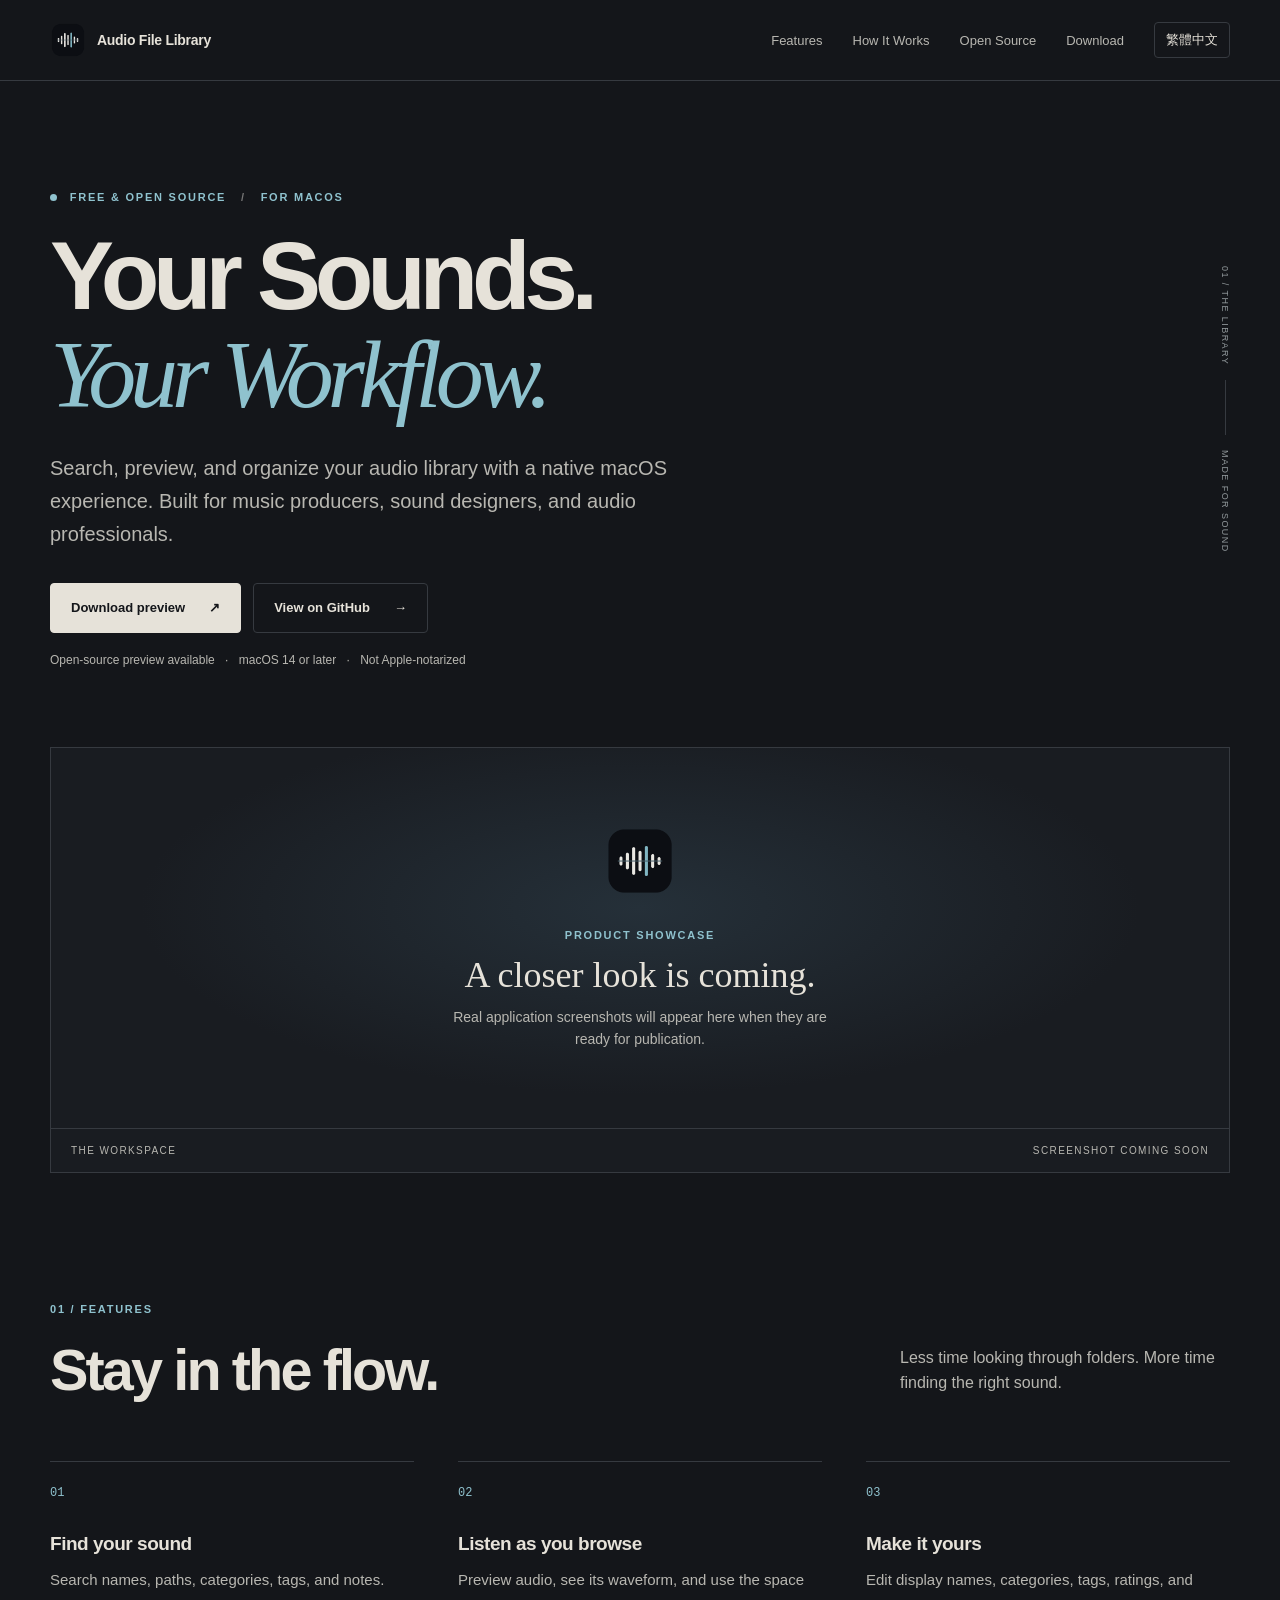
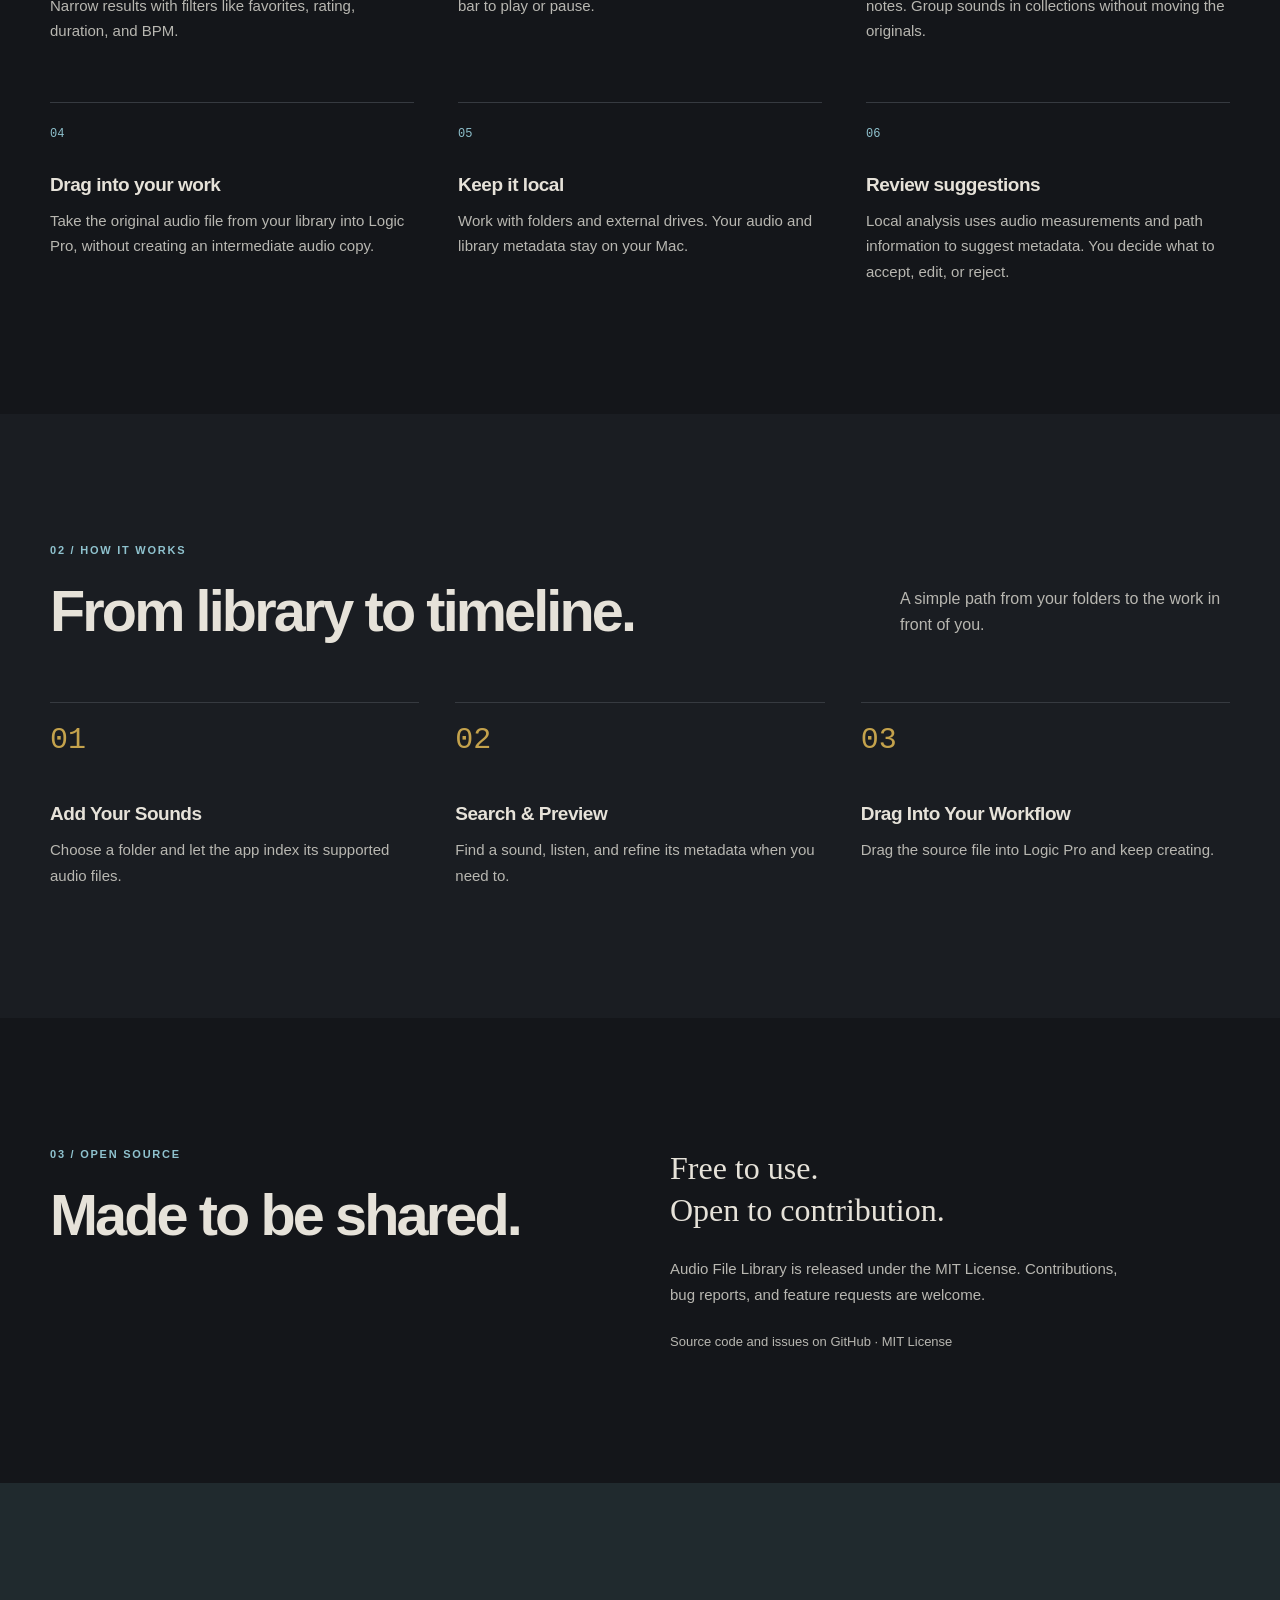
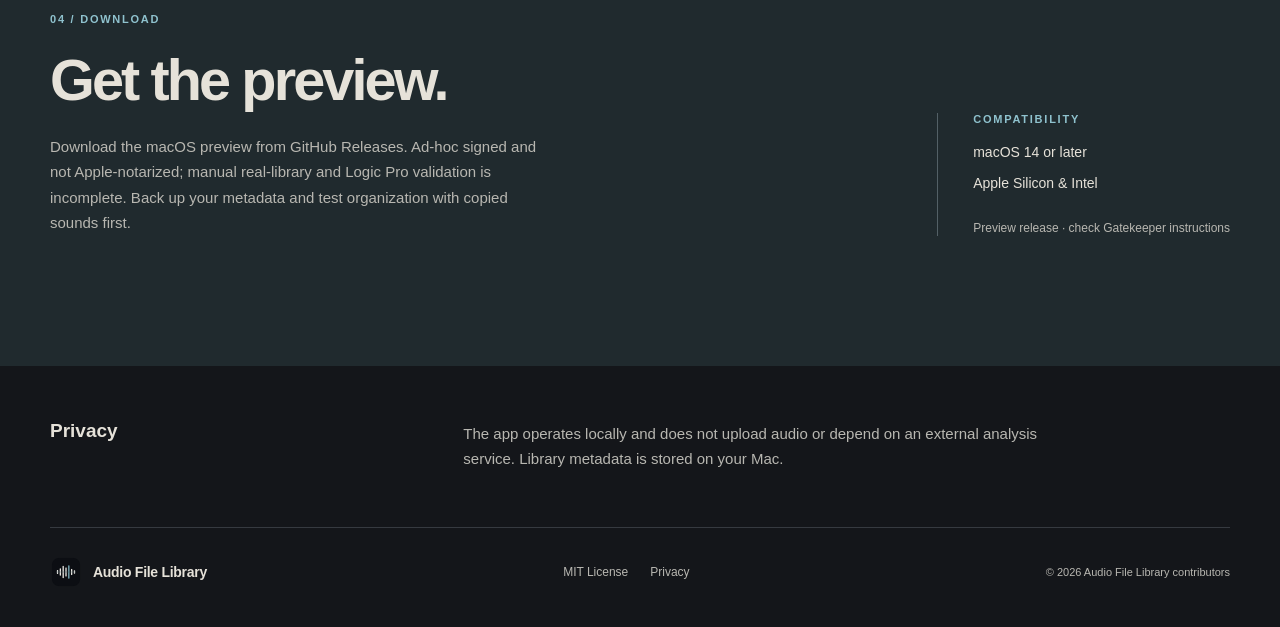
<file: website/index.html>
<!doctype html>
<html lang="en">
<head>
  <meta charset="utf-8">
  <meta name="viewport" content="width=device-width, initial-scale=1">
  <meta name="theme-color" content="#14161a">
  <meta name="description" content="Audio File Library is a free and open source audio library manager for macOS. Search, preview, and organize sounds locally.">
  <meta property="og:type" content="website">
  <meta property="og:title" content="Audio File Library — Your Sounds. Your Workflow.">
  <meta property="og:description" content="A native, local-first audio library manager for macOS.">
  <meta property="og:image" content="assets/app-icon.png">
  <title>Audio File Library — Your Sounds. Your Workflow.</title>
  <link rel="icon" type="image/png" href="assets/app-icon.png">
  <link rel="stylesheet" href="css/style.css">
  <script src="js/site.js" defer></script>
</head>
<body>
  <a class="skip-link" href="#main">Skip to content</a>
  <header class="site-header">
    <nav class="nav wrap" aria-label="Main navigation">
      <a class="brand" href="#top"><img src="assets/app-icon.png" alt="" width="36" height="36"><span>Audio File Library</span></a>
      <div class="nav-links"><a href="#features">Features</a><a href="#how-it-works">How It Works</a><a href="#open-source">Open Source</a><a href="#download">Download</a><a class="language-switch" href="zh-hant.html" lang="zh-Hant" aria-label="切換至繁體中文">繁體中文</a></div>
    </nav>
  </header>
  <main id="main">
    <section class="hero wrap" id="top" aria-labelledby="hero-title">
      <div class="hero-copy">
        <p class="eyebrow"><span class="status-dot"></span> FREE &amp; OPEN SOURCE <span class="divider">/</span> FOR MACOS</p>
        <h1 id="hero-title">Your Sounds.<br><em>Your Workflow.</em></h1>
        <p class="hero-lede">Search, preview, and organize your audio library with a native macOS experience. Built for music producers, sound designers, and audio professionals.</p>
        <div class="hero-actions"><a class="button primary" href="https://github.com/Manfredsun/audio-file-library/releases" rel="noopener noreferrer">Download preview <span aria-hidden="true">↗</span></a><a class="button secondary" href="https://github.com/Manfredsun/audio-file-library" rel="noopener noreferrer">View on GitHub <span aria-hidden="true">→</span></a></div>
        <p class="availability">Open-source preview available <span>·</span> macOS 14 or later <span>·</span> Not Apple-notarized</p>
      </div>
      <div class="hero-aside" aria-hidden="true"><span>01 / THE LIBRARY</span><span class="aside-line"></span><span>MADE FOR SOUND</span></div>
      <figure class="showcase" aria-labelledby="showcase-label">
        <div class="showcase-inner"><div class="showcase-mark" aria-hidden="true"><img src="assets/app-icon.png" alt="" width="72" height="72"></div><p class="eyebrow">PRODUCT SHOWCASE</p><p class="showcase-title" id="showcase-label">A closer look is coming.</p><p>Real application screenshots will appear here when they are ready for publication.</p></div>
        <figcaption><span>THE WORKSPACE</span><span>SCREENSHOT COMING SOON</span></figcaption>
      </figure>
    </section>
    <section class="section wrap" id="features" aria-labelledby="features-title">
      <div class="section-heading"><div><p class="eyebrow">01 / FEATURES</p><h2 id="features-title">Stay in the flow.</h2></div><p>Less time looking through folders. More time finding the right sound.</p></div>
      <div class="feature-grid">
        <article><span class="feature-number">01</span><h3>Find your sound</h3><p>Search names, paths, categories, tags, and notes. Narrow results with filters like favorites, rating, duration, and BPM.</p></article>
        <article><span class="feature-number">02</span><h3>Listen as you browse</h3><p>Preview audio, see its waveform, and use the space bar to play or pause.</p></article>
        <article><span class="feature-number">03</span><h3>Make it yours</h3><p>Edit display names, categories, tags, ratings, and notes. Group sounds in collections without moving the originals.</p></article>
        <article><span class="feature-number">04</span><h3>Drag into your work</h3><p>Take the original audio file from your library into Logic Pro, without creating an intermediate audio copy.</p></article>
        <article><span class="feature-number">05</span><h3>Keep it local</h3><p>Work with folders and external drives. Your audio and library metadata stay on your Mac.</p></article>
        <article><span class="feature-number">06</span><h3>Review suggestions</h3><p>Local analysis uses audio measurements and path information to suggest metadata. You decide what to accept, edit, or reject.</p></article>
      </div>
    </section>
    <section class="section section-tint" id="how-it-works" aria-labelledby="how-title"><div class="wrap">
      <div class="section-heading"><div><p class="eyebrow">02 / HOW IT WORKS</p><h2 id="how-title">From library to timeline.</h2></div><p>A simple path from your folders to the work in front of you.</p></div>
      <div class="steps"><article><span>01</span><h3>Add Your Sounds</h3><p>Choose a folder and let the app index its supported audio files.</p></article><article><span>02</span><h3>Search &amp; Preview</h3><p>Find a sound, listen, and refine its metadata when you need to.</p></article><article><span>03</span><h3>Drag Into Your Workflow</h3><p>Drag the source file into Logic Pro and keep creating.</p></article></div>
    </div></section>
    <section class="section wrap split" id="open-source" aria-labelledby="open-title"><div><p class="eyebrow">03 / OPEN SOURCE</p><h2 id="open-title">Made to be shared.</h2></div><div class="split-copy"><p class="large-copy">Free to use.<br>Open to contribution.</p><p>Audio File Library is released under the MIT License. Contributions, bug reports, and feature requests are welcome.</p><p class="quiet"><a href="https://github.com/Manfredsun/audio-file-library">Source code and issues on GitHub</a> · <a href="https://github.com/Manfredsun/audio-file-library/blob/main/LICENSE">MIT License</a></p></div></section>
    <section class="section download-section" id="download" aria-labelledby="download-title"><div class="wrap download-inner"><div><p class="eyebrow">04 / DOWNLOAD</p><h2 id="download-title">Get the preview.</h2><p><a href="https://github.com/Manfredsun/audio-file-library/releases">Download the macOS preview from GitHub Releases</a>. Ad-hoc signed and not Apple-notarized; manual real-library and Logic Pro validation is incomplete. Back up your metadata and test organization with copied sounds first.</p></div><div class="requirements"><p class="eyebrow">COMPATIBILITY</p><p>macOS 14 or later</p><p>Apple Silicon &amp; Intel</p><span>Preview release · check Gatekeeper instructions</span></div></div></section>
    <section class="privacy wrap" id="privacy"><h2>Privacy</h2><p>The app operates locally and does not upload audio or depend on an external analysis service. Library metadata is stored on your Mac.</p></section>
  </main>
  <footer class="wrap footer"><div class="brand footer-brand"><img src="assets/app-icon.png" alt="" width="32" height="32"><span>Audio File Library</span></div><div class="footer-links"><a href="https://github.com/Manfredsun/audio-file-library/blob/main/LICENSE">MIT License</a><a href="#privacy">Privacy</a></div><p>© 2026 Audio File Library contributors</p></footer>
</body>
</html>
</file>
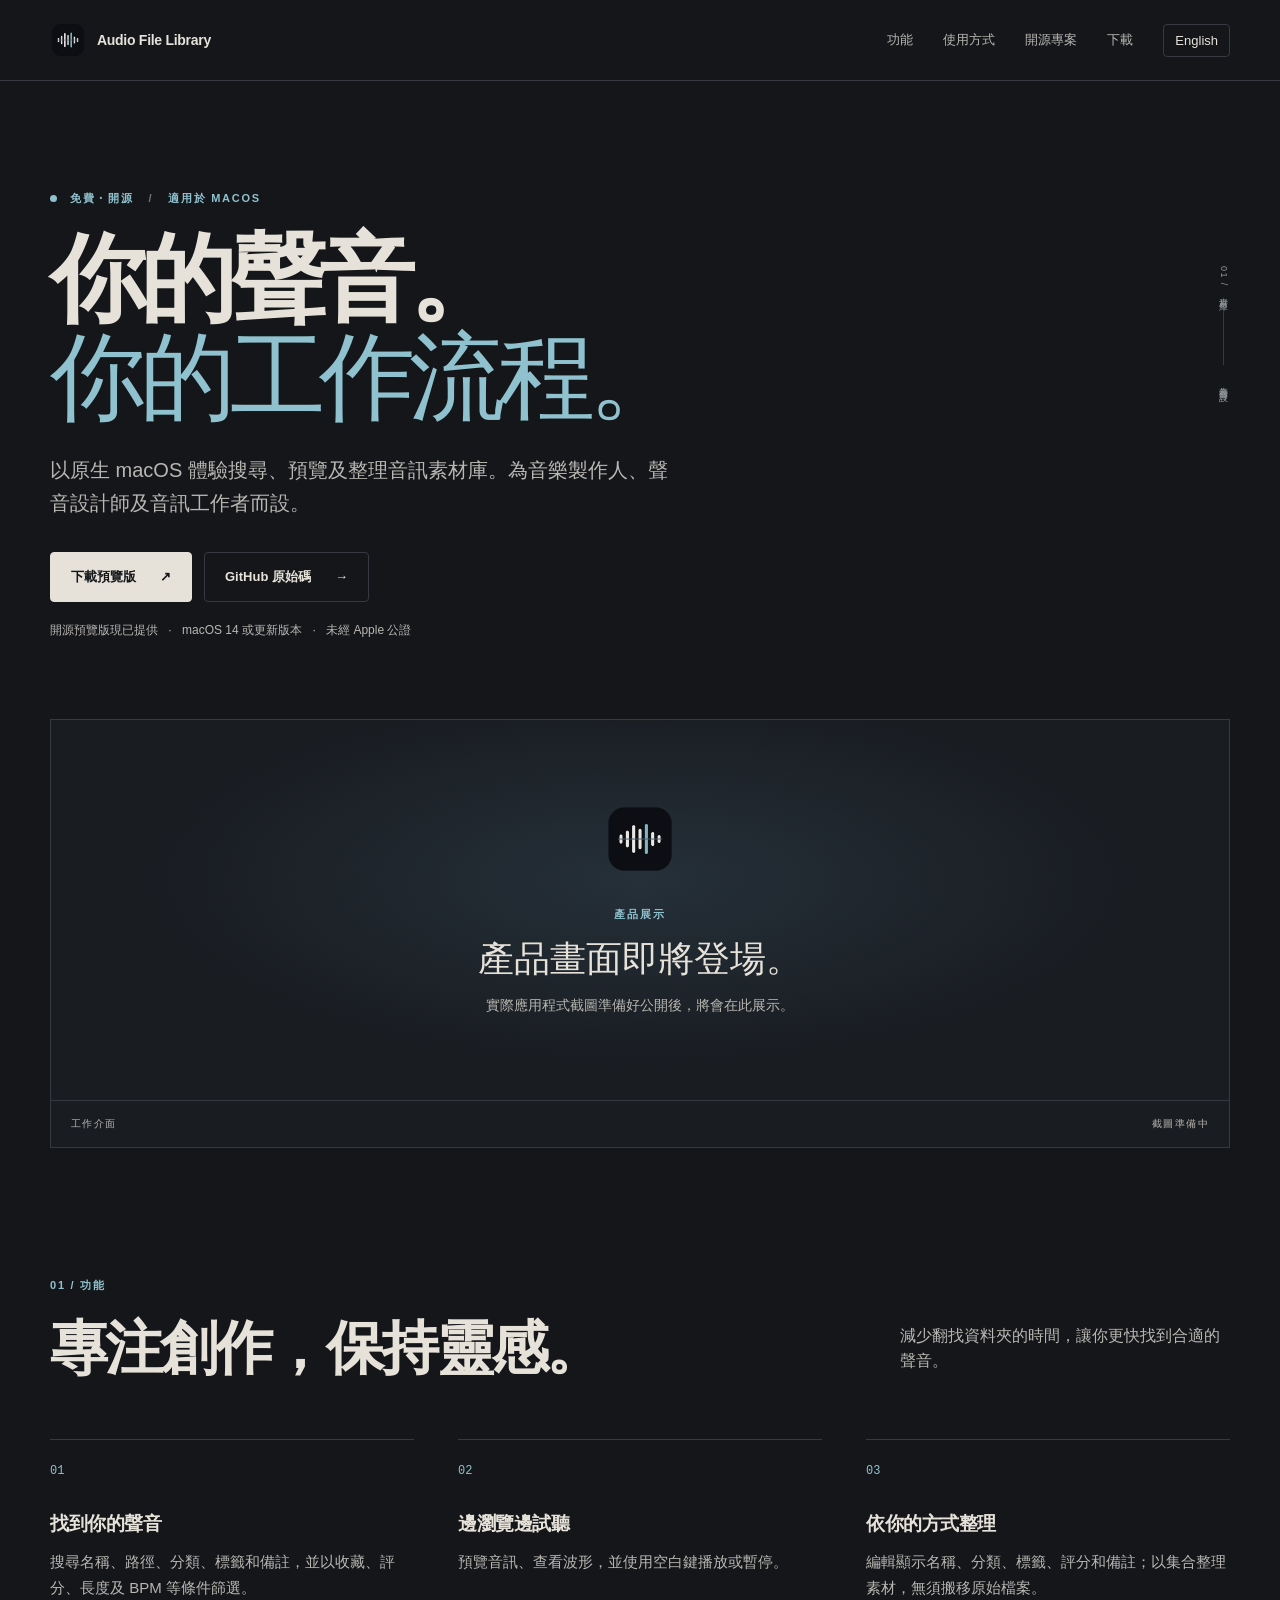
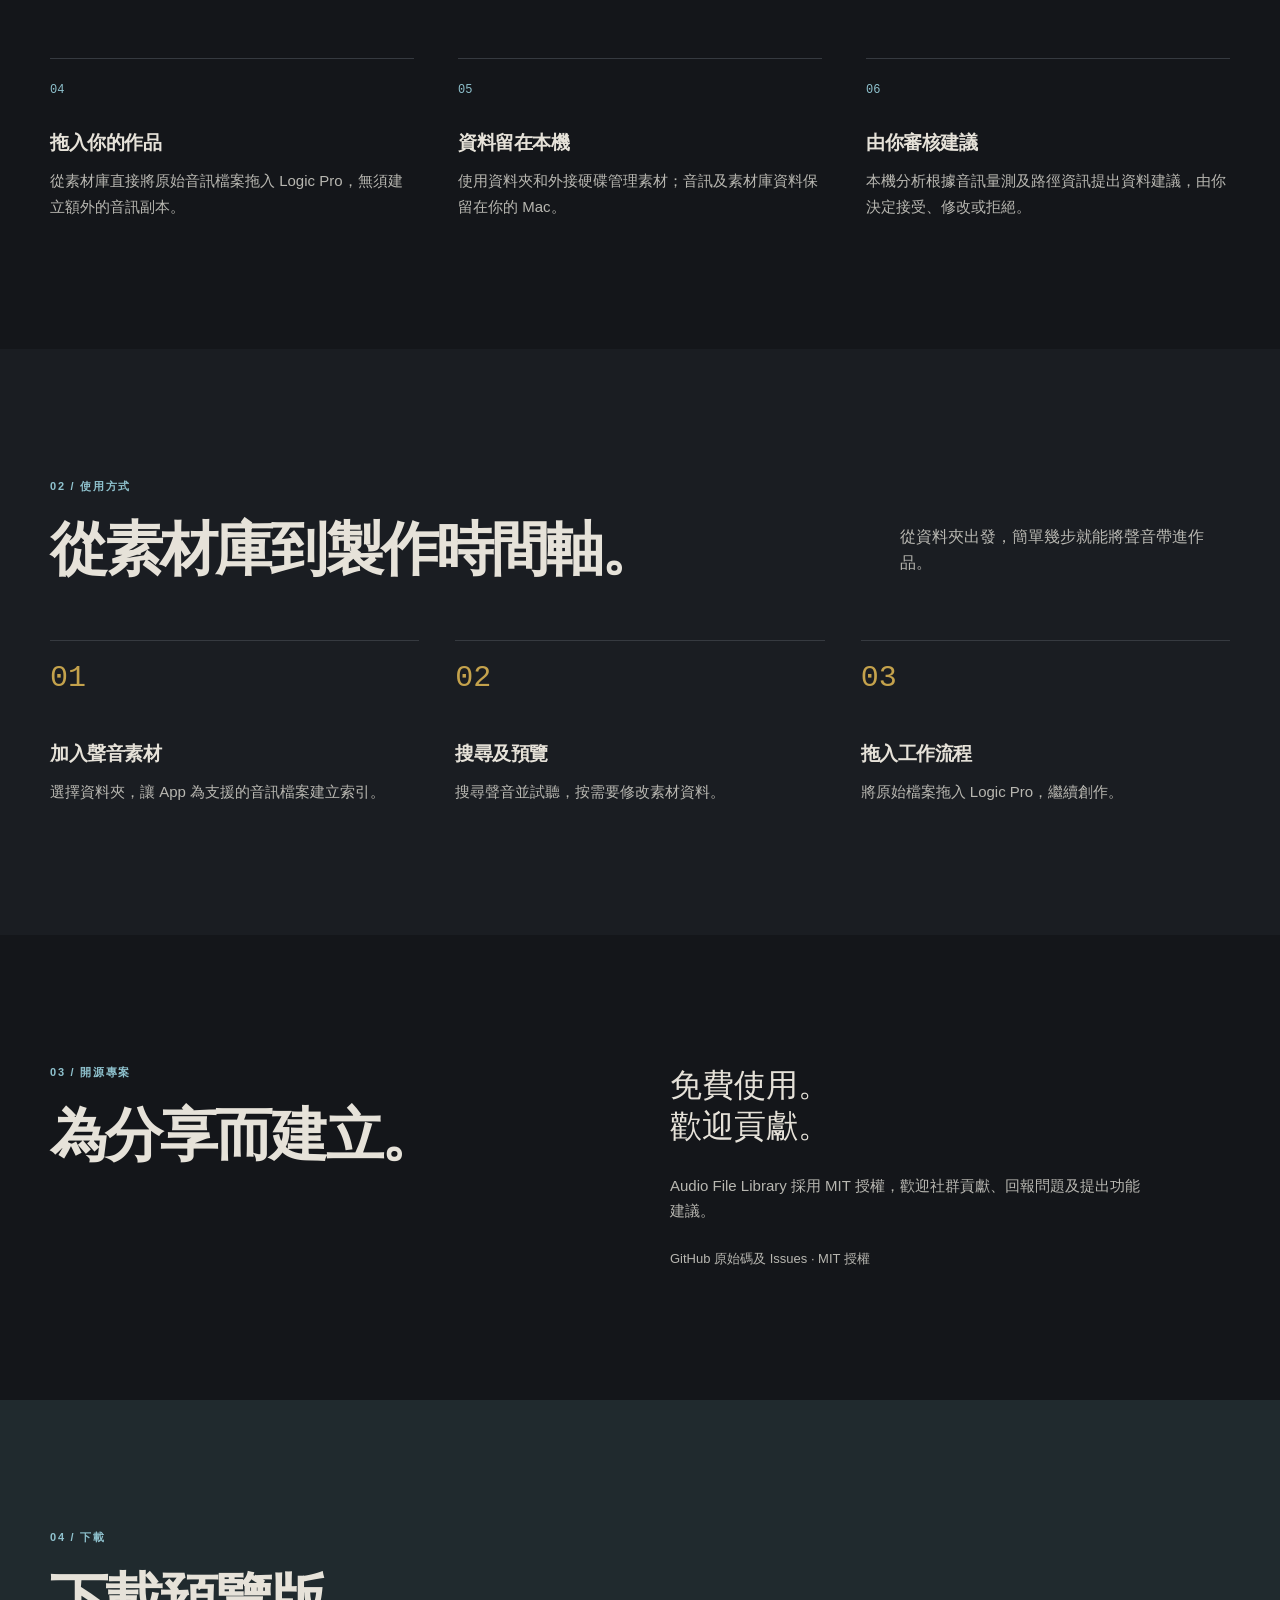
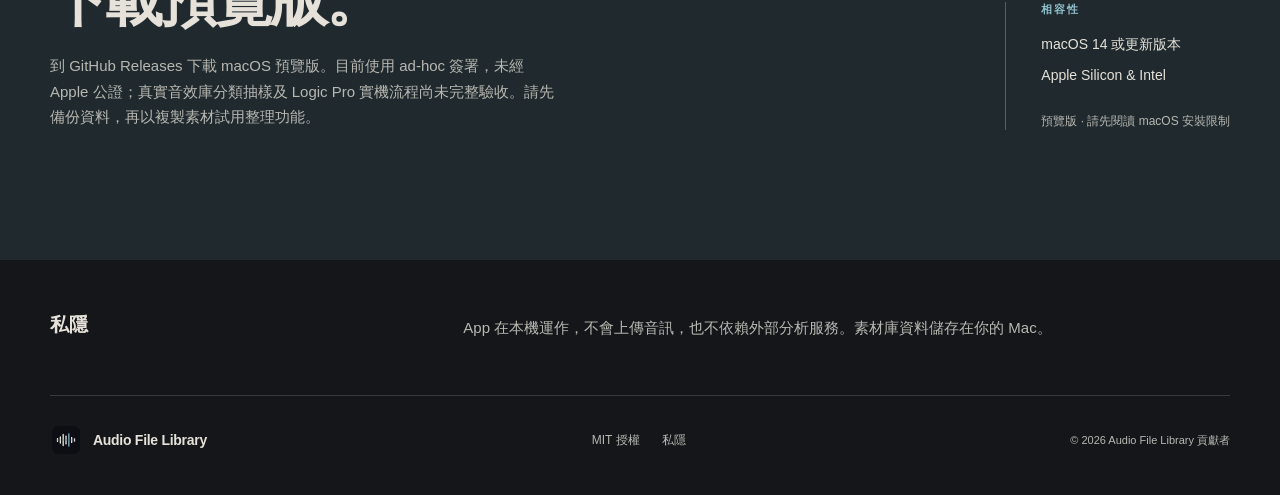
<file: website/zh-hant.html>
<!doctype html>
<html lang="zh-Hant">
<head>
  <meta charset="utf-8">
  <meta name="viewport" content="width=device-width, initial-scale=1">
  <meta name="theme-color" content="#14161a">
  <meta name="description" content="Audio File Library 是免費開源的 macOS 音訊素材庫管理工具，讓你在本機搜尋、預覽及整理聲音。">
  <meta property="og:type" content="website">
  <meta property="og:title" content="Audio File Library — 你的聲音，你的工作流程。">
  <meta property="og:description" content="原生 macOS 音訊素材庫管理工具，資料保留在本機。">
  <meta property="og:image" content="assets/app-icon.png">
  <title>Audio File Library — 你的聲音，你的工作流程。</title>
  <link rel="icon" type="image/png" href="assets/app-icon.png">
  <link rel="stylesheet" href="css/style.css">
  <script src="js/site.js" defer></script>
</head>
<body>
  <a class="skip-link" href="#main">跳至主要內容</a>
  <header class="site-header">
    <nav class="nav wrap" aria-label="主要導覽">
      <a class="brand" href="#top"><img src="assets/app-icon.png" alt="" width="36" height="36"><span>Audio File Library</span></a>
      <div class="nav-links"><a href="#features">功能</a><a href="#how-it-works">使用方式</a><a href="#open-source">開源專案</a><a href="#download">下載</a><a class="language-switch" href="index.html" lang="en" aria-label="Switch to English">English</a></div>
    </nav>
  </header>
  <main id="main">
    <section class="hero wrap" id="top" aria-labelledby="hero-title">
      <div class="hero-copy">
        <p class="eyebrow"><span class="status-dot"></span> 免費・開源 <span class="divider">/</span> 適用於 MACOS</p>
        <h1 id="hero-title">你的聲音。<br><em>你的工作流程。</em></h1>
        <p class="hero-lede">以原生 macOS 體驗搜尋、預覽及整理音訊素材庫。為音樂製作人、聲音設計師及音訊工作者而設。</p>
        <div class="hero-actions"><a class="button primary" href="https://github.com/Manfredsun/audio-file-library/releases" rel="noopener noreferrer">下載預覽版 <span aria-hidden="true">↗</span></a><a class="button secondary" href="https://github.com/Manfredsun/audio-file-library" rel="noopener noreferrer">GitHub 原始碼 <span aria-hidden="true">→</span></a></div>
        <p class="availability">開源預覽版現已提供 <span>·</span> macOS 14 或更新版本 <span>·</span> 未經 Apple 公證</p>
      </div>
      <div class="hero-aside" aria-hidden="true"><span>01 / 素材庫</span><span class="aside-line"></span><span>為聲音而設</span></div>
      <figure class="showcase" aria-labelledby="showcase-label">
        <div class="showcase-inner"><div class="showcase-mark" aria-hidden="true"><img src="assets/app-icon.png" alt="" width="72" height="72"></div><p class="eyebrow">產品展示</p><p class="showcase-title" id="showcase-label">產品畫面即將登場。</p><p>實際應用程式截圖準備好公開後，將會在此展示。</p></div>
        <figcaption><span>工作介面</span><span>截圖準備中</span></figcaption>
      </figure>
    </section>
    <section class="section wrap" id="features" aria-labelledby="features-title">
      <div class="section-heading"><div><p class="eyebrow">01 / 功能</p><h2 id="features-title">專注創作，保持靈感。</h2></div><p>減少翻找資料夾的時間，讓你更快找到合適的聲音。</p></div>
      <div class="feature-grid">
        <article><span class="feature-number">01</span><h3>找到你的聲音</h3><p>搜尋名稱、路徑、分類、標籤和備註，並以收藏、評分、長度及 BPM 等條件篩選。</p></article>
        <article><span class="feature-number">02</span><h3>邊瀏覽邊試聽</h3><p>預覽音訊、查看波形，並使用空白鍵播放或暫停。</p></article>
        <article><span class="feature-number">03</span><h3>依你的方式整理</h3><p>編輯顯示名稱、分類、標籤、評分和備註；以集合整理素材，無須搬移原始檔案。</p></article>
        <article><span class="feature-number">04</span><h3>拖入你的作品</h3><p>從素材庫直接將原始音訊檔案拖入 Logic Pro，無須建立額外的音訊副本。</p></article>
        <article><span class="feature-number">05</span><h3>資料留在本機</h3><p>使用資料夾和外接硬碟管理素材；音訊及素材庫資料保留在你的 Mac。</p></article>
        <article><span class="feature-number">06</span><h3>由你審核建議</h3><p>本機分析根據音訊量測及路徑資訊提出資料建議，由你決定接受、修改或拒絕。</p></article>
      </div>
    </section>
    <section class="section section-tint" id="how-it-works" aria-labelledby="how-title"><div class="wrap">
      <div class="section-heading"><div><p class="eyebrow">02 / 使用方式</p><h2 id="how-title">從素材庫到製作時間軸。</h2></div><p>從資料夾出發，簡單幾步就能將聲音帶進作品。</p></div>
      <div class="steps"><article><span>01</span><h3>加入聲音素材</h3><p>選擇資料夾，讓 App 為支援的音訊檔案建立索引。</p></article><article><span>02</span><h3>搜尋及預覽</h3><p>搜尋聲音並試聽，按需要修改素材資料。</p></article><article><span>03</span><h3>拖入工作流程</h3><p>將原始檔案拖入 Logic Pro，繼續創作。</p></article></div>
    </div></section>
    <section class="section wrap split" id="open-source" aria-labelledby="open-title"><div><p class="eyebrow">03 / 開源專案</p><h2 id="open-title">為分享而建立。</h2></div><div class="split-copy"><p class="large-copy">免費使用。<br>歡迎貢獻。</p><p>Audio File Library 採用 MIT 授權，歡迎社群貢獻、回報問題及提出功能建議。</p><p class="quiet"><a href="https://github.com/Manfredsun/audio-file-library">GitHub 原始碼及 Issues</a> · <a href="https://github.com/Manfredsun/audio-file-library/blob/main/LICENSE">MIT 授權</a></p></div></section>
    <section class="section download-section" id="download" aria-labelledby="download-title"><div class="wrap download-inner"><div><p class="eyebrow">04 / 下載</p><h2 id="download-title">下載預覽版。</h2><p><a href="https://github.com/Manfredsun/audio-file-library/releases">到 GitHub Releases 下載 macOS 預覽版</a>。目前使用 ad-hoc 簽署，未經 Apple 公證；真實音效庫分類抽樣及 Logic Pro 實機流程尚未完整驗收。請先備份資料，再以複製素材試用整理功能。</p></div><div class="requirements"><p class="eyebrow">相容性</p><p>macOS 14 或更新版本</p><p>Apple Silicon &amp; Intel</p><span>預覽版 · 請先閱讀 macOS 安裝限制</span></div></div></section>
    <section class="privacy wrap" id="privacy"><h2>私隱</h2><p>App 在本機運作，不會上傳音訊，也不依賴外部分析服務。素材庫資料儲存在你的 Mac。</p></section>
  </main>
  <footer class="wrap footer"><div class="brand footer-brand"><img src="assets/app-icon.png" alt="" width="32" height="32"><span>Audio File Library</span></div><div class="footer-links"><a href="https://github.com/Manfredsun/audio-file-library/blob/main/LICENSE">MIT 授權</a><a href="#privacy">私隱</a></div><p>© 2026 Audio File Library 貢獻者</p></footer>
</body>
</html>
</file>
<file: website/css/style.css>
:root{color-scheme:dark;--bg:#14161a;--panel:#1a1d22;--line:#363a40;--text:#e6e2d9;--muted:#b8b7b1;--accent:#8fc2ce;--gold:#c4a24c;scroll-behavior:smooth}*{box-sizing:border-box}body{margin:0;background:var(--bg);color:var(--text);font-family:-apple-system,BlinkMacSystemFont,"Segoe UI",sans-serif;-webkit-font-smoothing:antialiased}a{color:inherit;text-decoration:none}a:focus-visible{outline:3px solid var(--accent);outline-offset:5px;border-radius:2px}.skip-link{position:absolute;left:1rem;top:-5rem;background:var(--text);color:var(--bg);padding:.8rem;z-index:5}.skip-link:focus{top:1rem}.wrap{width:min(1180px,calc(100% - 80px));margin-inline:auto}.site-header{border-bottom:1px solid var(--line)}.nav{min-height:80px;display:flex;align-items:center;justify-content:space-between;gap:24px}.brand{display:inline-flex;align-items:center;gap:11px;font-size:14px;font-weight:650;letter-spacing:-.02em;white-space:nowrap}.brand img{border-radius:8px}.nav-links{display:flex;align-items:center;gap:30px;color:var(--muted);font-size:13px}.nav-links a:hover,.footer a:hover{color:var(--text)}.hero{position:relative;padding-top:110px}.hero-copy{max-width:800px}.eyebrow{margin:0 0 24px;font-size:11px;font-weight:700;letter-spacing:.16em;color:var(--accent)}.status-dot{display:inline-block;width:7px;height:7px;background:var(--accent);border-radius:50%;margin-right:8px}.divider{color:#777;margin:0 10px}h1,h2,h3,p{margin-top:0}h1{font-size:clamp(52px,7.5vw,100px);letter-spacing:-.065em;line-height:1.02;font-weight:650;margin-bottom:28px}h1 em{font-family:Georgia,serif;font-weight:400;color:var(--accent)}.hero-lede{font-size:clamp(17px,1.8vw,20px);line-height:1.65;max-width:625px;color:var(--muted)}.hero-actions{display:flex;gap:12px;flex-wrap:wrap;margin-top:32px}.button{min-height:50px;display:inline-flex;align-items:center;justify-content:center;gap:24px;padding:0 20px;border:1px solid var(--line);font-size:13px;font-weight:650;border-radius:4px;transition:background .18s,color .18s}.primary{background:var(--text);border-color:var(--text);color:var(--bg)}.primary:hover{background:white}.secondary:hover{background:var(--panel)}.availability{font-size:12px;color:var(--muted);margin:20px 0 0}.availability span{padding:0 7px}.hero-aside{position:absolute;right:0;top:185px;display:flex;align-items:center;gap:15px;writing-mode:vertical-rl;color:#92999c;font-size:9px;letter-spacing:.16em}.aside-line{height:55px;width:1px;background:var(--line)}.showcase{margin:80px 0 0;border:1px solid var(--line);background:#191c21}.showcase-inner{min-height:380px;display:flex;flex-direction:column;align-items:center;justify-content:center;text-align:center;padding:40px;background:radial-gradient(ellipse at 50% 42%,#253039 0,transparent 60%)}.showcase-mark{margin-bottom:28px}.showcase-mark img{border-radius:16px}.showcase .eyebrow{margin-bottom:13px}.showcase-title{font-family:Georgia,serif;font-size:clamp(25px,3vw,36px);margin-bottom:10px}.showcase-inner>p:last-child{max-width:390px;color:var(--muted);font-size:14px;line-height:1.6;margin-bottom:0}.showcase figcaption{display:flex;justify-content:space-between;gap:12px;border-top:1px solid var(--line);padding:16px 20px;font-size:10px;letter-spacing:.14em;color:var(--muted)}.section{padding-top:130px;padding-bottom:130px}.section-heading{display:flex;justify-content:space-between;gap:40px;align-items:end;margin-bottom:60px}.section-heading>p{max-width:330px;color:var(--muted);line-height:1.6;margin-bottom:5px}h2{font-size:clamp(36px,4.5vw,58px);letter-spacing:-.05em;line-height:1.08;font-weight:600;margin-bottom:0}.feature-grid{display:grid;grid-template-columns:repeat(3,1fr);column-gap:44px;row-gap:58px}.feature-grid article{border-top:1px solid var(--line);padding-top:20px}.feature-number,.steps article>span{color:var(--accent);font:12px ui-monospace,monospace}.feature-grid h3,.steps h3{font-size:19px;letter-spacing:-.025em;margin:33px 0 12px}.feature-grid p,.steps p,.split-copy>p,.download-inner>div>p:not(.eyebrow),.privacy p{font-size:15px;line-height:1.7;color:var(--muted);margin-bottom:0}.section-tint{background:var(--panel)}.steps{display:grid;grid-template-columns:repeat(3,1fr);gap:36px}.steps article{border-top:1px solid var(--line);padding-top:20px}.steps article>span{font-size:30px;color:var(--gold)}.steps h3{margin-top:46px}.split{display:grid;grid-template-columns:1fr 1fr;gap:60px}.split-copy{max-width:470px}.split-copy .large-copy{font-family:Georgia,serif;color:var(--text);font-size:32px;line-height:1.3;margin-bottom:25px}.split-copy .quiet{margin-top:24px;font-size:13px}.download-section{background:#202a2e}.download-inner{display:grid;grid-template-columns:1fr auto;gap:60px;align-items:end}.download-inner h2{margin-bottom:22px}.download-inner>div>p:not(.eyebrow){max-width:510px}.requirements{border-left:1px solid #536066;padding-left:35px;min-width:210px}.requirements .eyebrow{margin-bottom:16px}.requirements p:not(.eyebrow){color:var(--text)!important;font-size:14px!important;margin-bottom:7px!important}.requirements span{display:inline-block;margin-top:18px;font-size:12px;color:var(--muted)}.privacy{padding-top:55px;padding-bottom:55px;display:grid;grid-template-columns:1fr 2fr;gap:30px}.privacy h2{font-size:19px;letter-spacing:0}.privacy p{max-width:600px}.footer{border-top:1px solid var(--line);padding-top:28px;padding-bottom:38px;display:flex;align-items:center;gap:30px;justify-content:space-between}.footer-links{display:flex;gap:22px;font-size:12px;color:var(--muted)}.footer>p{font-size:11px;color:var(--muted);margin:0}@media(max-width:800px){.wrap{width:calc(100% - 48px)}.nav{align-items:flex-start;flex-direction:column;padding-block:20px;gap:18px}.nav-links{gap:20px;flex-wrap:wrap}.hero{padding-top:75px}.hero-aside{display:none}.showcase{margin-top:60px}.feature-grid{grid-template-columns:repeat(2,1fr)}.section{padding-block:90px}.section-heading{align-items:start;flex-direction:column;gap:20px}.steps{gap:24px}.split{gap:35px}}@media(max-width:520px){.wrap{width:calc(100% - 36px)}.nav-links{gap:12px 18px;font-size:12px}.hero{padding-top:60px}h1{font-size:clamp(46px,12vw,62px)}.hero-lede{font-size:16px}.hero-actions{align-items:stretch;flex-direction:column}.button{justify-content:space-between}.showcase-inner{min-height:300px;padding:30px 20px}.showcase figcaption{font-size:9px}.section{padding-block:75px}.feature-grid,.steps,.split,.download-inner,.privacy{grid-template-columns:1fr}.feature-grid{row-gap:36px}.steps{gap:40px}.steps h3{margin-top:24px}.requirements{border-left:0;border-top:1px solid #536066;padding:25px 0 0}.footer{align-items:flex-start;flex-direction:column;gap:20px}}@media(prefers-reduced-motion:reduce){:root{scroll-behavior:auto}*,*::before,*::after{transition:none!important;animation:none!important}}
.language-switch{border:1px solid var(--line);padding:8px 11px;border-radius:4px;color:var(--text);white-space:nowrap}.language-switch:hover{background:var(--panel)}html[lang="zh-Hant"] h1 em{font-family:-apple-system,BlinkMacSystemFont,"PingFang TC",sans-serif;font-style:normal;font-weight:500}html[lang="zh-Hant"] .showcase-title,html[lang="zh-Hant"] .split-copy .large-copy{font-family:-apple-system,BlinkMacSystemFont,"PingFang TC",sans-serif}
</file>
